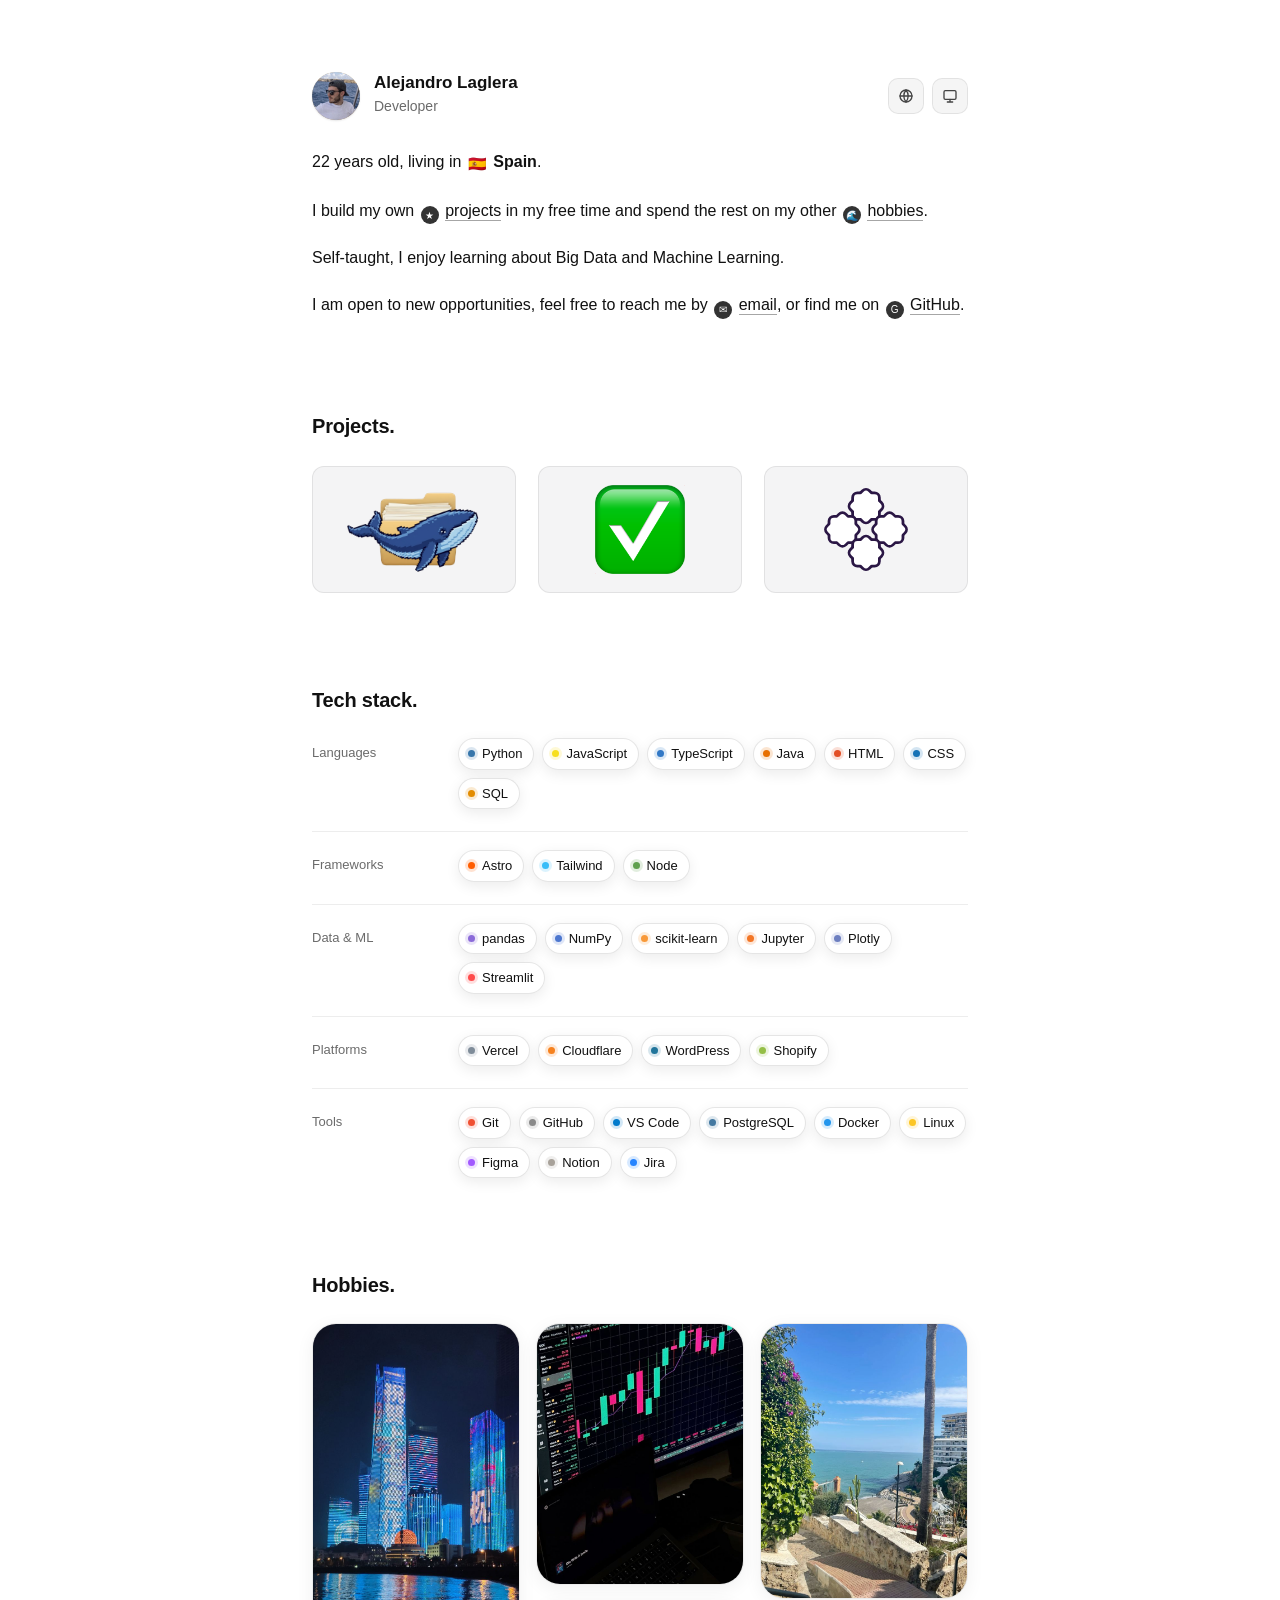
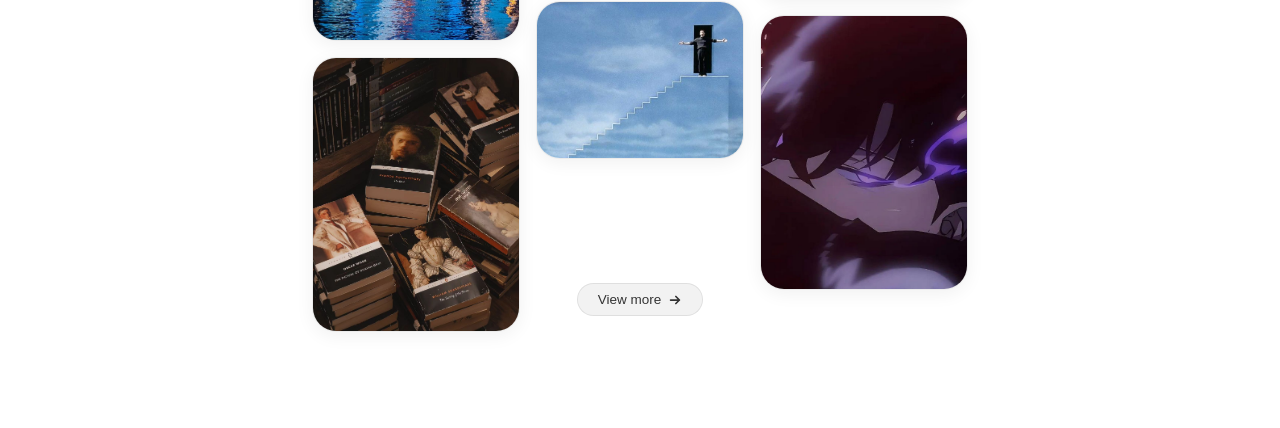
<file: index.html>
<!DOCTYPE html>
<html lang="es">
<head>
  <meta charset="UTF-8" />
  <meta name="viewport" content="width=device-width, initial-scale=1.0" />
  <title>Portfolio de Alejandro Laglera</title>
  <link rel="icon" href="images/favicon.svg" type="image/svg+xml" />
  <link rel="apple-touch-icon" href="images/apple-touch-icon.png" />
  <link rel="stylesheet" href="styles/background.css" />
  <link rel="stylesheet" href="styles/hero.css" />
  <link rel="stylesheet" href="styles/projects.css" />
  <link rel="stylesheet" href="styles/stack.css" />
  <link rel="stylesheet" href="styles/hobbies.css" />
  <link rel="stylesheet" href="styles/contact.css" />
  <style>
    * { box-sizing: border-box; }
    html, body { height: 100%; }
    /* Los enlaces del hero (#proyectos, #hobbies) bajan con suavidad. */
    html { scroll-behavior: smooth; }
    @media (prefers-reduced-motion: reduce) { html { scroll-behavior: auto; } }
    body { margin: 0; }
    /* El fondo va a sangre: sin marco ni esquinas redondeadas. */
    .stage { position: relative; min-height: 100vh; }
    .stage__inner {
      position: relative;
      min-height: 100vh;
      overflow: hidden;
      isolation: isolate;
    }
    /* Dentro del stage el background es absoluto, no fixed */
    .stage__inner .codex-bg { position: absolute; z-index: 0; }
  </style>
  <script>
    // Se aplica antes de pintar para que no haya un parpadeo de tema.
    // La preferencia guardada puede ser "light", "dark" o "system".
    (function () {
      let saved = null;
      try { saved = localStorage.getItem("theme"); } catch (e) {}
      if (saved !== "light" && saved !== "dark") saved = "system";

      const dark =
        saved === "system"
          ? window.matchMedia("(prefers-color-scheme: dark)").matches
          : saved === "dark";

      document.documentElement.dataset.theme = dark ? "dark" : "light";
      document.documentElement.dataset.themePref = saved;
    })();
  </script>
</head>
<body>
  <div class="stage">
    <div class="stage__inner">
      <div class="codex-bg" aria-hidden="true"></div>
      <canvas class="ascii-field" aria-hidden="true"></canvas>

      <section class="hero ascii-overlay-safe">
        <header class="hero__top">
          <div class="hero__identity">
            <div class="hero__avatar" aria-hidden="true">
              <img src="images/avatar.jpg" alt="" width="48" height="48" />
            </div>
            <div>
              <h1 class="hero__name">Alejandro Laglera</h1>
              <div class="hero__role" data-i18n="hero.role">Programador</div>
            </div>
          </div>
          <div class="hero__actions">
            <div class="picker lang-picker">
              <button
                class="hero__action picker__button"
                type="button"
                aria-label="Idioma"
                data-i18n-attr="aria-label:hero.language"
                aria-haspopup="menu"
                aria-expanded="false"
              >
                <svg viewBox="0 0 24 24" fill="none" stroke="currentColor" stroke-width="2" stroke-linecap="round" stroke-linejoin="round" aria-hidden="true"><circle cx="12" cy="12" r="9"/><path d="M3 12h18M12 3a14 14 0 0 1 0 18M12 3a14 14 0 0 0 0 18"/></svg>
              </button>

              <div class="picker__menu" role="menu" aria-label="Idioma" data-i18n-attr="aria-label:hero.language" hidden>
                <button type="button" role="menuitemradio" data-lang="es" aria-checked="false">
                  <span class="picker__flag" aria-hidden="true">🇪🇸</span>
                  <span data-i18n="lang.es">Español</span>
                </button>
                <button type="button" role="menuitemradio" data-lang="en" aria-checked="false">
                  <span class="picker__flag" aria-hidden="true">🇬🇧</span>
                  <span data-i18n="lang.en">Inglés</span>
                </button>
              </div>
            </div>
            <div class="picker theme-picker">
              <button
                class="hero__action picker__button"
                type="button"
                aria-label="Tema"
                data-i18n-attr="aria-label:hero.theme"
                aria-haspopup="menu"
                aria-expanded="false"
              >
                <svg viewBox="0 0 24 24" fill="none" stroke="currentColor" stroke-width="2" stroke-linecap="round" stroke-linejoin="round" aria-hidden="true"><rect x="3" y="4" width="18" height="13" rx="2"/><path d="M8 21h8M12 17v4"/></svg>
              </button>

              <div class="picker__menu" role="menu" aria-label="Tema" data-i18n-attr="aria-label:hero.theme" hidden>
                <button type="button" role="menuitemradio" data-theme-pref="light" aria-checked="false">
                  <svg viewBox="0 0 24 24" fill="none" stroke="currentColor" stroke-width="1.8" stroke-linecap="round" aria-hidden="true">
                    <circle cx="12" cy="12" r="4.2" />
                    <path d="M12 2.6v2.2M12 19.2v2.2M2.6 12h2.2M19.2 12h2.2M5.4 5.4l1.6 1.6M17 17l1.6 1.6M18.6 5.4L17 7M7 17l-1.6 1.6" />
                  </svg>
                  <span data-i18n="theme.light">Claro</span>
                </button>
                <button type="button" role="menuitemradio" data-theme-pref="dark" aria-checked="false">
                  <svg viewBox="0 0 24 24" fill="none" stroke="currentColor" stroke-width="1.8" stroke-linecap="round" stroke-linejoin="round" aria-hidden="true">
                    <path d="M20.5 14.6A8.6 8.6 0 0 1 9.4 3.5a8.6 8.6 0 1 0 11.1 11.1z" />
                  </svg>
                  <span data-i18n="theme.dark">Oscuro</span>
                </button>
                <button type="button" role="menuitemradio" data-theme-pref="system" aria-checked="false">
                  <svg viewBox="0 0 24 24" fill="none" stroke="currentColor" stroke-width="1.8" stroke-linecap="round" stroke-linejoin="round" aria-hidden="true">
                    <rect x="3" y="4" width="18" height="13" rx="2" />
                    <path d="M8 21h8M12 17v4" />
                  </svg>
                  <span data-i18n="theme.system">Sistema</span>
                </button>
              </div>
            </div>
          </div>
        </header>

        <p><span data-i18n="hero.age">22 años, viviendo en</span> <span class="flag">🇪🇸</span> <strong data-i18n="hero.country">España</strong>.</p>

        <p>
          <span data-i18n="hero.studies.2">Construyo mis propios</span>
          <span class="inline-icon">★</span>
          <a href="#proyectos" data-i18n="hero.studies.projects">proyectos</a>
          <span data-i18n="hero.studies.3">en mi tiempo libre y me dedico a mis otros</span>
          <span class="inline-icon">🌊</span>
          <a href="#hobbies" data-i18n="hero.studies.hobbies">hobbies</a>.
        </p>

        <p data-i18n="hero.selftaught">
          De manera autodidacta, me gusta aprender sobre Big Data y Machine Learning.
        </p>

        <p>
          <span data-i18n="hero.open.1">Estoy abierto a nuevas oportunidades, siéntete libre de contactarme por</span>
          <span class="inline-icon">✉</span>
          <a href="#contacto" data-contact-open data-i18n="hero.open.email">email</a><span data-i18n="hero.open.2">, o buscándome en</span>
          <span class="inline-icon">G</span> <a href="https://github.com/laglera" target="_blank" rel="noopener noreferrer">GitHub</a>.
        </p>
      </section>

      <section class="projects ascii-overlay-safe" id="proyectos">
        <div class="projects__head">
          <h2 class="projects__title" data-i18n="projects.title">Proyectos.</h2>
        </div>

        <ul class="projects__grid">
          <li
            class="project"
            data-tags="web"
            data-title="TheWhaleFiles"
            data-summary="Plataforma para seguir las carteras que declaran los congresistas de EE. UU. (STOCK Act) y los directivos de empresas cotizadas (Form 4 de la SEC). Ingiere los filings cada seis horas, valora las posiciones a precio de mercado y simula qué habría pasado al copiar a cada persona desde que su operación se hizo pública, con rentabilidad y riesgo frente al S&amp;P 500. Muestra solo lo declarado, sin interpretar intenciones. Tiene API pública, CSV, feed Atom y está en español e inglés."
            data-title-en="TheWhaleFiles"
            data-summary-en="A platform to follow the portfolios disclosed by US members of Congress (STOCK Act) and by executives of listed companies (SEC Form 4). It ingests new filings every six hours, values holdings at market prices and simulates what copying each person would have returned from the moment their trade became public, with return and risk metrics against the S&amp;P 500. It shows only what was disclosed and does not read intent. It has a public API, CSV export, an Atom feed, and is available in Spanish and English."
            data-stack="Python, FastAPI, PostgreSQL, GitHub Actions, Vercel"
            data-url="https://the-whale-files.vercel.app/"
            data-repo="https://github.com/laglera/TheWhaleFiles"
            data-image="images/projects/thewhalefiles.png"
          >
            <button type="button" class="project__box" aria-haspopup="dialog"></button>
          </li>
          <li
            class="project"
            data-tags="extension"
            data-title="ToDoList"
            data-summary="Extensión de Google Chrome con dos vistas. Un panel lateral para gestionar tareas y proyectos: cada proyecto lleva su imagen y las tareas se mueven entre ellos arrastrando, y todo se guarda entre sesiones. Y una ventana de marcadores que sustituye al desplegable estrecho de Chrome, con árbol de carpetas, vista en rejilla o lista, buscador global sin acentos ni mayúsculas, y edición, borrado y movimiento de marcadores arrastrando. Sigue el tema claro u oscuro del sistema, está traducida a seis idiomas y no pide los iconos a servidores externos, así que la lista de sitios guardados nunca sale del navegador."
            data-title-en="ToDoList"
            data-summary-en="A Google Chrome extension with two views. A side panel to manage tasks and projects: each project has its own image, tasks move between projects by dragging, and everything persists across sessions. And a bookmarks window that replaces Chrome's narrow dropdown, with a folder tree, grid or list view, an accent- and case-insensitive global search, and editing, deleting and moving bookmarks by drag and drop. It follows the system's light or dark theme, is translated into six languages, and never requests favicons from external servers, so the list of saved sites never leaves the browser."
            data-status="Pendiente de publicación en la Chrome Web Store."
            data-status-en="Pending publication on the Chrome Web Store."
            data-repo="https://github.com/laglera/ToDoList-Google-Chrome-Extension"
            data-stack="JavaScript, HTML, CSS, Chrome Extensions API (Manifest V3)"
            data-image="images/projects/todolist.png"
          >
            <button type="button" class="project__box" aria-haspopup="dialog"></button>
          </li>
          <li
            class="project"
            data-tags="web"
            data-title="Kaizu"
            data-summary="App de hábitos y agenda en una sola pantalla. Las tareas de cada día se dan por hechas con evidencia real (un toque, una nota, una foto o un vídeo), y además se pueden agendar tareas sueltas para un día concreto. Arriba, el último año pintado como el resumen de contribuciones de GitHub; debajo, las tareas de hoy y el calendario del mes, todo en paneles de cristal sobre escenas ilustradas. Cada día se cierra a las 04:00 de la zona horaria de cada usuario y pasa al historial. Se instala en el móvil como app desde el navegador, funciona sin red y permite entrar con Google, descargar los datos o borrar la cuenta. Sin puntos, rachas ni pagos."
            data-title-en="Kaizu"
            data-summary-en="A habits and agenda app on a single screen. Each day's tasks are checked off with real evidence (a tap, a note, a photo or a video), and one-off tasks can be scheduled for a specific day. At the top, the last year painted like GitHub's contribution graph; below, today's tasks and the month's calendar, all in glass panels over illustrated scenes. Each day closes at 04:00 in the user's own time zone and moves into the history. It installs on the phone as an app straight from the browser, works offline, and supports Google sign-in, data export and account deletion. No points, streaks or payments."
            data-status="Desplegada en planes gratuitos: aún sin almacenamiento para subir fotos ni envío de correos."
            data-status-en="Deployed on free tiers: no storage for photo uploads or outgoing email yet."
            data-stack="Next.js, React, TypeScript, Tailwind CSS, Python, FastAPI, PostgreSQL, PWA"
            data-url="https://kaizuapp.vercel.app/"
            data-repo="https://github.com/laglera/Kaizu-App"
            data-image="images/projects/kaizu.svg"
          >
            <button type="button" class="project__box" aria-haspopup="dialog"></button>
          </li>
        </ul>
      </section>

      <section class="stack ascii-overlay-safe" id="stack">
        <div class="stack__head">
          <h2 class="stack__title" data-i18n="stack.title">Stack tecnológico.</h2>
        </div>

        <div class="stack__groups">
          <div class="stack__group">
            <h3 class="stack__group-title" data-i18n="stack.languages">Lenguajes</h3>
            <ul class="stack__list">
              <li class="tech" style="--tech: #3776ab"><span class="tech__dot" aria-hidden="true"></span>Python</li>
              <li class="tech" style="--tech: #f7df1e"><span class="tech__dot" aria-hidden="true"></span>JavaScript</li>
              <li class="tech" style="--tech: #3178c6"><span class="tech__dot" aria-hidden="true"></span>TypeScript</li>
              <li class="tech" style="--tech: #e76f00"><span class="tech__dot" aria-hidden="true"></span>Java</li>
              <li class="tech" style="--tech: #e34f26"><span class="tech__dot" aria-hidden="true"></span>HTML</li>
              <li class="tech" style="--tech: #1572b6"><span class="tech__dot" aria-hidden="true"></span>CSS</li>
              <li class="tech" style="--tech: #e38c00"><span class="tech__dot" aria-hidden="true"></span>SQL</li>
            </ul>
          </div>

          <div class="stack__group">
            <h3 class="stack__group-title" data-i18n="stack.frameworks">Frameworks</h3>
            <ul class="stack__list">
              <li class="tech" style="--tech: #ff5d01"><span class="tech__dot" aria-hidden="true"></span>Astro</li>
              <li class="tech" style="--tech: #38bdf8"><span class="tech__dot" aria-hidden="true"></span>Tailwind</li>
              <li class="tech" style="--tech: #5fa04e"><span class="tech__dot" aria-hidden="true"></span>Node</li>
            </ul>
          </div>

          <div class="stack__group">
            <h3 class="stack__group-title" data-i18n="stack.data">Datos y ML</h3>
            <ul class="stack__list">
              <li class="tech" style="--tech: #8b6bd9"><span class="tech__dot" aria-hidden="true"></span>pandas</li>
              <li class="tech" style="--tech: #4d77cf"><span class="tech__dot" aria-hidden="true"></span>NumPy</li>
              <li class="tech" style="--tech: #f89939"><span class="tech__dot" aria-hidden="true"></span>scikit-learn</li>
              <li class="tech" style="--tech: #f37626"><span class="tech__dot" aria-hidden="true"></span>Jupyter</li>
              <li class="tech" style="--tech: #6d7fc0"><span class="tech__dot" aria-hidden="true"></span>Plotly</li>
              <li class="tech" style="--tech: #ff4b4b"><span class="tech__dot" aria-hidden="true"></span>Streamlit</li>
            </ul>
          </div>

          <div class="stack__group">
            <h3 class="stack__group-title" data-i18n="stack.platforms">Plataformas</h3>
            <ul class="stack__list">
              <li class="tech" style="--tech: #7f8c99"><span class="tech__dot" aria-hidden="true"></span>Vercel</li>
              <li class="tech" style="--tech: #f6821f"><span class="tech__dot" aria-hidden="true"></span>Cloudflare</li>
              <li class="tech" style="--tech: #21759b"><span class="tech__dot" aria-hidden="true"></span>WordPress</li>
              <li class="tech" style="--tech: #95bf47"><span class="tech__dot" aria-hidden="true"></span>Shopify</li>
            </ul>
          </div>

          <div class="stack__group">
            <h3 class="stack__group-title" data-i18n="stack.tools">Herramientas</h3>
            <ul class="stack__list">
              <li class="tech" style="--tech: #f05032"><span class="tech__dot" aria-hidden="true"></span>Git</li>
              <li class="tech" style="--tech: #8b8b8b"><span class="tech__dot" aria-hidden="true"></span>GitHub</li>
              <li class="tech" style="--tech: #007acc"><span class="tech__dot" aria-hidden="true"></span>VS Code</li>
              <li class="tech" style="--tech: #4479a1"><span class="tech__dot" aria-hidden="true"></span>PostgreSQL</li>
              <li class="tech" style="--tech: #2496ed"><span class="tech__dot" aria-hidden="true"></span>Docker</li>
              <li class="tech" style="--tech: #fcc624"><span class="tech__dot" aria-hidden="true"></span>Linux</li>
              <li class="tech" style="--tech: #a259ff"><span class="tech__dot" aria-hidden="true"></span>Figma</li>
              <li class="tech" style="--tech: #a8a29a"><span class="tech__dot" aria-hidden="true"></span>Notion</li>
              <li class="tech" style="--tech: #2684ff"><span class="tech__dot" aria-hidden="true"></span>Jira</li>
            </ul>
          </div>
        </div>
      </section>

      <section class="hobbies ascii-overlay-safe" id="hobbies">
        <div class="hobbies__head">
          <h2 class="hobbies__title" data-i18n="hobbies.title">Hobbies.</h2>
        </div>

        <div class="hobbies__grid">
          <!-- Columna 1 -->
          <div class="hobbies__col">
            <div class="hobbies__slot hobbies__slot--1"></div>
            <div class="hobbies__slot hobbies__slot--2"></div>
          </div>

          <!-- Columna 2 -->
          <div class="hobbies__col">
            <div class="hobbies__slot hobbies__slot--3"></div>
            <div class="hobbies__slot hobbies__slot--4"></div>
            <div class="hobbies__action-box">
              <a href="hobbies.html" class="hobbies__view-all">
                <span data-i18n="hobbies.viewAll">Ver más</span>
                <svg class="hobbies__arrow" viewBox="0 0 16 16" fill="none" stroke="currentColor" stroke-width="2" stroke-linecap="round" stroke-linejoin="round" aria-hidden="true">
                  <path d="M3 8h10M9 4l4 4-4 4"/>
                </svg>
              </a>
            </div>
          </div>

          <!-- Columna 3 -->
          <div class="hobbies__col">
            <div class="hobbies__slot hobbies__slot--5"></div>
            <div class="hobbies__slot hobbies__slot--6"></div>
          </div>
        </div>
      </section>

    </div>
  </div>

  <dialog class="contact-dialog" id="contacto" aria-labelledby="contacto-titulo">
    <div class="contact-dialog__head">
      <div>
        <h2 class="contact-dialog__title" id="contacto-titulo" data-i18n="contact.title">Hablemos</h2>
        <p class="contact-dialog__sub" data-i18n="contact.sub">Cuéntame en qué puedo ayudarte y te respondo pronto.</p>
      </div>
      <button type="button" class="contact-dialog__close" data-contact-close aria-label="Cerrar" data-i18n-attr="aria-label:contact.close">
        <svg viewBox="0 0 24 24" fill="none" stroke="currentColor" stroke-width="2" stroke-linecap="round" aria-hidden="true">
          <path d="M6 6l12 12M18 6L6 18" />
        </svg>
      </button>
    </div>

    <form class="contact-form" novalidate>
      <div class="contact-field">
        <label for="contacto-nombre" data-i18n="contact.name">Nombre</label>
        <input id="contacto-nombre" name="name" type="text" autocomplete="name" placeholder="Cómo te llamas" data-i18n-attr="placeholder:contact.name.ph" required />
        <span class="contact-field__error" data-i18n="contact.name.err">Escribe tu nombre.</span>
      </div>

      <div class="contact-field">
        <label for="contacto-email" data-i18n="contact.email">Email</label>
        <input id="contacto-email" name="email" type="email" autocomplete="email" placeholder="tu@email.com" data-i18n-attr="placeholder:contact.email.ph" required />
        <span class="contact-field__error" data-i18n="contact.email.err">Revisa el formato del email.</span>
      </div>

      <div class="contact-field">
        <label for="contacto-asunto" data-i18n="contact.subject">Asunto</label>
        <input id="contacto-asunto" name="subject" type="text" placeholder="Oportunidad, proyecto, duda..." data-i18n-attr="placeholder:contact.subject.ph" required />
        <span class="contact-field__error" data-i18n="contact.subject.err">Indica un asunto.</span>
      </div>

      <div class="contact-field">
        <label for="contacto-mensaje" data-i18n="contact.message">Mensaje</label>
        <textarea id="contacto-mensaje" name="message" placeholder="Cuéntame los detalles" data-i18n-attr="placeholder:contact.message.ph" required></textarea>
        <span class="contact-field__error" data-i18n="contact.message.err">El mensaje no puede estar vacío.</span>
      </div>

      <div class="contact-hp" aria-hidden="true">
        <label for="contacto-website" data-i18n="contact.hp">No rellenar</label>
        <input id="contacto-website" name="website" type="text" tabindex="-1" autocomplete="off" />
      </div>

      <div class="contact-actions">
        <button type="button" class="contact-btn contact-btn--ghost" data-contact-close data-i18n="contact.cancel">Cancelar</button>
        <button type="submit" class="contact-btn contact-btn--primary" data-i18n="contact.send">Enviar</button>
      </div>

      <p class="contact-dialog__note contact-dialog__note--error" role="alert" hidden>
        <span data-i18n="contact.error">No se pudo enviar el mensaje. Vuelve a intentarlo o escríbeme a</span>
        <a data-contact-email href="#">email</a>.
      </p>
    </form>

    <div class="contact-done" hidden>
      <span class="contact-done__icon" aria-hidden="true">
        <svg viewBox="0 0 24 24" fill="none" stroke="currentColor" stroke-width="2.2" stroke-linecap="round" stroke-linejoin="round">
          <path d="M4 12.5l5 5L20 6.5" />
        </svg>
      </span>
      <strong data-i18n="contact.done">Todo listo</strong>
      <p>
        <span data-i18n="contact.done.text">Mensaje enviado. Te responderé lo antes posible.</span>
      </p>
      <button type="button" class="contact-btn contact-btn--ghost" data-contact-close data-i18n="contact.close">Cerrar</button>
    </div>
  </dialog>


  <dialog class="project-dialog" tabindex="-1" aria-labelledby="proyecto-titulo">
    <img class="project-dialog__image" alt="" hidden />
    <div class="project-dialog__head">
      <div>
        <h2 class="project-dialog__title" id="proyecto-titulo"></h2>
        <p class="project-dialog__tags"></p>
      </div>
      <button type="button" class="project-dialog__close" data-project-close aria-label="Cerrar">
        <svg viewBox="0 0 24 24" fill="none" stroke="currentColor" stroke-width="2" stroke-linecap="round" aria-hidden="true">
          <path d="M6 6l12 12M18 6L6 18" />
        </svg>
      </button>
    </div>

    <div class="project-dialog__body">
      <p class="project-dialog__summary"></p>
      <p class="project-dialog__status" hidden></p>
      <ul class="project-dialog__stack"></ul>
    </div>

    <div class="project-dialog__actions"></div>
  </dialog>


  <script src="scripts/picker.js"></script>
  <script src="scripts/i18n.js"></script>
  <script src="scripts/cursor-ascii.js"></script>
  <script src="scripts/contact.js"></script>
  <script src="scripts/projects.js"></script>
  <script src="scripts/hobbies-data.js"></script>
  <script src="scripts/hobbies.js"></script>
  <script src="scripts/stack.js"></script>
  <script>
    const root = document.documentElement;

    let ascii = null;
    if (!window.matchMedia("(prefers-reduced-motion: reduce)").matches) {
      ascii = new AsciiCursorField(document.querySelector(".ascii-field"), {
        safeSelector: ".ascii-overlay-safe",
      });
      window.__asciiField = ascii;
    }

    /* --- tema: claro / oscuro / el del sistema ---------------------- */

    const systemDark = window.matchMedia("(prefers-color-scheme: dark)");

    // Qué prefiere el visitante; puede ser "system".
    let pref = root.dataset.themePref || "system";

    function resolve(p) {
      if (p === "light" || p === "dark") return p;
      return systemDark.matches ? "dark" : "light";
    }

    function applyTheme(theme) {
      const dark = theme === "dark";
      root.dataset.theme = theme;

      // Sobre el fondo claro los caracteres van en azul; sobre el oscuro,
      // en blanco y con algo más de cuerpo.
      if (ascii) {
        ascii.opts.color = dark ? "255, 255, 255" : "74, 99, 238";
        ascii.opts.alpha = dark ? 0.44 : 0.34;
      }
    }

    function setPref(next) {
      pref = next;
      root.dataset.themePref = next;

      themePicker.check(next);
      applyTheme(resolve(next));

      try { localStorage.setItem("theme", next); } catch (e) {}
    }

    // Con "sistema" activo, seguir al vuelo los cambios del SO.
    systemDark.addEventListener("change", () => {
      if (pref === "system") applyTheme(resolve(pref));
    });

    const themePicker = createPicker(document.querySelector(".theme-picker"), {
      attr: "data-theme-pref",
      onSelect: (next) => setPref(next),
    });

    setPref(pref);
  </script>
</body>
</html>
</file>
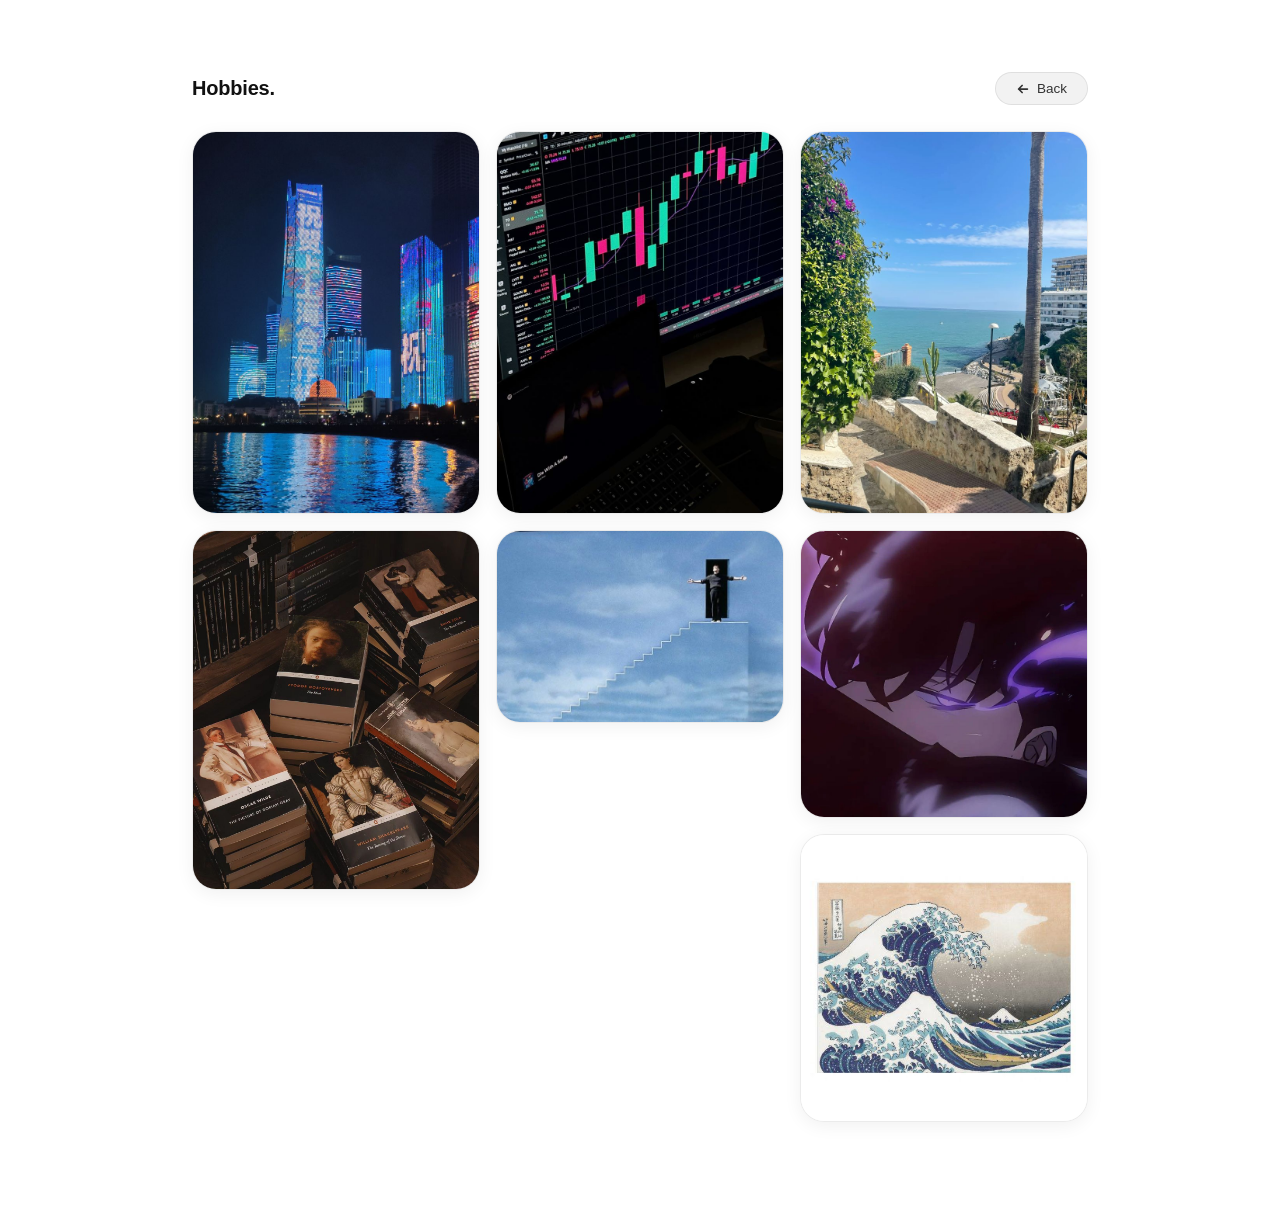
<file: hobbies.html>
<!DOCTYPE html>
<html lang="es">
<head>
  <meta charset="UTF-8" />
  <meta name="viewport" content="width=device-width, initial-scale=1.0" />
  <title>Hobbies · Laglera</title>
  <link rel="icon" href="images/favicon.svg" type="image/svg+xml" />
  <link rel="apple-touch-icon" href="images/apple-touch-icon.png" />
  <link rel="stylesheet" href="styles/background.css" />
  <link rel="stylesheet" href="styles/hobbies.css" />
  <style>
    * { box-sizing: border-box; }
    html, body { height: 100%; }
    body { margin: 0; }
    .stage { position: relative; min-height: 100vh; }
    .stage__inner {
      position: relative;
      min-height: 100vh;
      overflow: hidden;
      isolation: isolate;
    }
    .stage__inner .codex-bg { position: absolute; z-index: 0; }
  </style>
  <script>
    // Mismo tema que la portada, aplicado antes de pintar.
    (function () {
      let saved = null;
      try { saved = localStorage.getItem("theme"); } catch (e) {}
      if (saved !== "light" && saved !== "dark") saved = "system";

      const dark =
        saved === "system"
          ? window.matchMedia("(prefers-color-scheme: dark)").matches
          : saved === "dark";

      document.documentElement.dataset.theme = dark ? "dark" : "light";
      document.documentElement.dataset.themePref = saved;
    })();
  </script>
</head>
<body>
  <div class="stage">
    <div class="stage__inner">
      <div class="codex-bg" aria-hidden="true"></div>
      <canvas class="ascii-field" aria-hidden="true"></canvas>

      <main class="hobbies hobbies--page ascii-overlay-safe">
        <div class="hobbies__head">
          <h1 class="hobbies__title" data-i18n="hobbies.title">Hobbies.</h1>
          <a href="index.html#hobbies" class="hobbies__view-all">
            <svg class="hobbies__arrow" viewBox="0 0 16 16" fill="none" stroke="currentColor" stroke-width="2" stroke-linecap="round" stroke-linejoin="round" aria-hidden="true">
              <path d="M3 8h10M9 4l4 4-4 4"/>
            </svg>
            <span data-i18n="hobbies.back">Volver</span>
          </a>
        </div>

        <div class="hobbies__masonry"></div>
      </main>
    </div>
  </div>

  <script src="scripts/i18n.js"></script>
  <script src="scripts/cursor-ascii.js"></script>
  <script src="scripts/hobbies-data.js"></script>
  <script>
    const root = document.documentElement;

    let ascii = null;
    if (!window.matchMedia("(prefers-reduced-motion: reduce)").matches) {
      ascii = new AsciiCursorField(document.querySelector(".ascii-field"), {
        safeSelector: ".ascii-overlay-safe",
      });
      const dark = root.dataset.theme === "dark";
      ascii.opts.color = dark ? "255, 255, 255" : "74, 99, 238";
      ascii.opts.alpha = dark ? 0.44 : 0.34;
    }

    // Aquí no hay selector de tema: se sigue la preferencia de la portada
    // y, si es "sistema", los cambios del SO al vuelo.
    const systemDark = window.matchMedia("(prefers-color-scheme: dark)");
    systemDark.addEventListener("change", () => {
      if (root.dataset.themePref !== "system") return;
      const dark = systemDark.matches;
      root.dataset.theme = dark ? "dark" : "light";
      if (ascii) {
        ascii.opts.color = dark ? "255, 255, 255" : "74, 99, 238";
        ascii.opts.alpha = dark ? 0.44 : 0.34;
      }
    });

    /* --- fotos ------------------------------------------------------ */

    const HOBBIES = window.HOBBIES || [];
    const masonry = document.querySelector(".hobbies__masonry");
    const lang = () => (window.i18n ? window.i18n.lang : "es");

    if (HOBBIES.length) {
      HOBBIES.forEach(function (h) {
        const card = document.createElement("div");
        card.className = "hobbies__slot";
        const img = document.createElement("img");
        img.src = h.image;
        img.alt = (lang() === "en" && h.titleEn) || h.title || "";
        img.loading = "lazy";
        img.decoding = "async";
        card.appendChild(img);
        masonry.appendChild(card);
      });
    } else {
      // Sin fotos todavía: huecos vacíos como los de la portada.
      ["212/324", "216/286", "216/164", "216/272", "216/286", "216/220"].forEach(function (ratio) {
        const card = document.createElement("div");
        card.className = "hobbies__slot";
        card.style.aspectRatio = ratio;
        masonry.appendChild(card);
      });
    }
  </script>
</body>
</html>
</file>
<file: styles/background.css>
/* ------------------------------------------------------------------
   Fondo de color plano
   Un único color por tema, sin degradados, filtros ni WebGL, para que
   se vea igual en cualquier dispositivo.

   Uso:
     <div class="codex-bg" aria-hidden="true"></div>
------------------------------------------------------------------ */

.codex-bg {
  position: fixed;
  inset: 0;
  z-index: -1;
  background: #ffffff;
  transition: background-color 0.4s ease;
}

[data-theme="dark"] .codex-bg { background: #0b1d3a; }

@media (prefers-reduced-motion: reduce) {
  .codex-bg { transition: none; }
}

/* ------------------------------------------------------------------
   Campo ASCII que sigue al cursor (scripts/cursor-ascii.js)
------------------------------------------------------------------ */

.ascii-field {
  position: absolute;
  inset: 0;
  z-index: 1;
  display: block;
  pointer-events: none;
  /* El tamaño en px lo fija el script: un <canvas> es un elemento
     reemplazado y con inset:0 caería a su tamaño intrínseco (300x150). */
}
</file>
<file: styles/hero.css>
.hero {
  position: relative;
  z-index: 2;
  max-width: 720px;
  margin: 0 auto;
  padding: 72px 32px 96px;
  color: var(--hero-fg, #111);
  font-family: -apple-system, BlinkMacSystemFont, "Segoe UI", Roboto, Helvetica,
    Arial, sans-serif;
  font-size: 16px;
  line-height: 1.7;
}

[data-theme="dark"] .hero {
  --hero-fg: #e8e8e8;
  --hero-muted: #a0a0a0;
  --hero-link: #f0f0f0;
  --hero-underline: rgba(240, 240, 240, 0.35);
  --hero-icon-bg: rgba(255, 255, 255, 0.06);
  --hero-icon-fg: #d0d0d0;
  --hero-icon-border: rgba(255, 255, 255, 0.08);
}

.hero {
  --hero-fg: #111;
  --hero-muted: #6b6b6b;
  --hero-link: #111;
  --hero-underline: rgba(0, 0, 0, 0.35);
  --hero-icon-bg: rgba(0, 0, 0, 0.04);
  --hero-icon-fg: #444;
  --hero-icon-border: rgba(0, 0, 0, 0.08);
}

.hero__top {
  display: flex;
  align-items: center;
  justify-content: space-between;
  gap: 16px;
  margin-bottom: 28px;
}

.hero__identity {
  display: flex;
  align-items: center;
  gap: 14px;
}

.hero__avatar {
  width: 48px;
  height: 48px;
  border-radius: 50%;
  background: linear-gradient(135deg, #d9c7a7, #8a6b47);
  display: flex;
  align-items: center;
  justify-content: center;
  overflow: hidden;
  flex-shrink: 0;
  box-shadow: 0 1px 2px rgba(0, 0, 0, 0.1);
}

.hero__avatar img {
  width: 100%;
  height: 100%;
  object-fit: cover;
}

.hero__name {
  font-size: 17px;
  font-weight: 600;
  line-height: 1.2;
  margin: 0;
  color: var(--hero-fg);
}

.hero__role {
  font-size: 14px;
  color: var(--hero-muted);
  margin-top: 2px;
}

.hero__actions {
  display: flex;
  gap: 8px;
}

.hero__action {
  width: 36px;
  height: 36px;
  border-radius: 10px;
  background: var(--hero-icon-bg);
  border: 1px solid var(--hero-icon-border);
  color: var(--hero-icon-fg);
  display: inline-flex;
  align-items: center;
  justify-content: center;
  cursor: pointer;
  transition: background 0.15s ease, color 0.15s ease;
}

.hero__action:hover {
  background: rgba(0, 0, 0, 0.08);
  color: var(--hero-fg);
}

[data-theme="dark"] .hero__action:hover {
  background: rgba(255, 255, 255, 0.12);
}

.hero__action svg {
  width: 16px;
  height: 16px;
}

.hero p {
  margin: 0 0 20px;
}

.hero p:last-child {
  margin-bottom: 0;
}

.hero a {
  color: var(--hero-link);
  text-decoration: none;
  border-bottom: 1px solid var(--hero-underline);
  padding-bottom: 1px;
  font-weight: 500;
  transition: border-color 0.15s ease;
}

.hero a:hover {
  border-bottom-color: var(--hero-link);
}

.hero .inline-icon {
  display: inline-flex;
  align-items: center;
  justify-content: center;
  width: 18px;
  height: 18px;
  border-radius: 50%;
  background: #333;
  color: #fff;
  font-size: 10px;
  vertical-align: -3px;
  margin: 0 2px;
}

.hero .flag {
  display: inline-block;
  vertical-align: -2px;
  margin: 0 2px;
  font-size: 15px;
}

@media (max-width: 560px) {
  .hero {
    padding: 48px 20px 64px;
    font-size: 15px;
  }
  .hero__name {
    font-size: 16px;
  }
  .hero__role {
    font-size: 13px;
  }
}

/* ------------------------------------------------------------------
   Desplegables del header
   El botón del mundo abre el menú de idioma y el del monitor el de
   tema. Comparten mecánica (scripts/picker.js) y estos estilos.
------------------------------------------------------------------ */

.picker {
  position: relative;
}

.picker__button[aria-expanded="true"] {
  background: rgba(0, 0, 0, 0.08);
  color: var(--hero-fg);
}

[data-theme="dark"] .picker__button[aria-expanded="true"] {
  background: rgba(255, 255, 255, 0.12);
}

.picker__menu {
  position: absolute;
  top: calc(100% + 5px);
  right: 0;
  z-index: 10;

  min-width: 118px;
  padding: 3px;
  display: flex;
  flex-direction: column;

  border: 1px solid var(--menu-border, rgba(0, 0, 0, 0.1));
  border-radius: 9px;
  background: var(--menu-bg, rgba(255, 255, 255, 0.86));
  backdrop-filter: blur(14px);
  -webkit-backdrop-filter: blur(14px);
  box-shadow: 0 8px 22px rgba(0, 0, 0, 0.15);

  /* Estado cerrado: el menú cae desde el botón al abrirse. */
  opacity: 0;
  transform: translateY(-8px) scale(0.94);
  transform-origin: top right;
  pointer-events: none;
  transition:
    opacity 0.14s ease,
    transform 0.16s ease-in;
}

.picker__menu.is-open {
  opacity: 1;
  transform: none;
  pointer-events: auto;
  transition:
    opacity 0.16s ease,
    transform 0.26s cubic-bezier(0.2, 1.1, 0.35, 1);
}

[data-theme="dark"] .picker__menu {
  --menu-bg: rgba(32, 33, 36, 0.9);
  --menu-border: rgba(255, 255, 255, 0.14);
  box-shadow: 0 10px 28px rgba(0, 0, 0, 0.4);
}

/* [hidden] no basta: el menú es flex. */
.picker__menu[hidden] {
  display: none;
}

.picker__menu button {
  display: flex;
  align-items: center;
  gap: 7px;
  width: 100%;
  padding: 5px 7px;
  border: 0;
  border-radius: 6px;
  background: transparent;
  color: var(--hero-fg);
  font: inherit;
  font-size: 12.5px;
  line-height: 1.3;
  text-align: left;
  cursor: pointer;

  /* Las opciones entran escalonadas detrás del panel. */
  --retardo: 0s;
  opacity: 0;
  transform: translateY(-5px);
  transition:
    background 0.12s ease,
    opacity 0.12s ease,
    transform 0.12s ease;
}

.picker__menu.is-open button {
  opacity: 1;
  transform: none;
  transition:
    background 0.12s ease,
    opacity 0.18s ease var(--retardo),
    transform 0.28s cubic-bezier(0.2, 1.1, 0.35, 1) var(--retardo);
}

.picker__menu.is-open button:nth-child(2) { --retardo: 0.04s; }
.picker__menu.is-open button:nth-child(3) { --retardo: 0.08s; }

.picker__menu button:hover {
  background: rgba(0, 0, 0, 0.06);
}

[data-theme="dark"] .picker__menu button:hover {
  background: rgba(255, 255, 255, 0.09);
}

.picker__menu button:focus-visible {
  outline: 2px solid var(--hero-fg);
  outline-offset: -2px;
}

.picker__menu svg {
  width: 13px;
  height: 13px;
  flex-shrink: 0;
  color: var(--hero-muted);
}

.picker__menu span {
  flex: 1;
}

/* Marca de la opción activa: un punto, sin desplazar el texto. */
.picker__menu button::after {
  content: "";
  width: 4px;
  height: 4px;
  border-radius: 50%;
  background: transparent;
  flex-shrink: 0;
}

.picker__menu button[aria-checked="true"] {
  font-weight: 500;
}

.picker__menu button[aria-checked="true"]::after {
  background: var(--hero-fg);
}

.picker__menu button[aria-checked="true"] svg {
  color: var(--hero-fg);
}

@media (prefers-reduced-motion: reduce) {
  .picker__menu,
  .picker__menu.is-open,
  .picker__menu button,
  .picker__menu.is-open button {
    transition: none;
    transform: none;
  }

  .picker__menu.is-open,
  .picker__menu.is-open button {
    opacity: 1;
  }
}

/* La bandera ocupa el hueco del icono en el menú de idioma. */
.picker__flag {
  width: 13px;
  flex-shrink: 0;
  font-size: 12px;
  line-height: 1;
  text-align: center;
}
</file>
<file: styles/projects.css>
/* ------------------------------------------------------------------
   Sección de proyectos
   Cabecera con filtros por plataforma + rejilla de tarjetas. Cada
   tarjeta lleva su icono asomando por la esquina superior izquierda.
------------------------------------------------------------------ */

.projects {
  position: relative;
  z-index: 2;
  max-width: 720px;
  margin: 0 auto;
  padding: 0 32px 96px;
  scroll-margin-top: 24px;
  font-family: -apple-system, BlinkMacSystemFont, "Segoe UI", Roboto, Helvetica,
    Arial, sans-serif;

  --p-fg: #111;
  --p-muted: #6b6b6b;
  --p-card: #f4f4f5;
  --p-border: rgba(0, 0, 0, 0.08);
  --p-border-hover: rgba(0, 0, 0, 0.18);

  color: var(--p-fg);
}

[data-theme="dark"] .projects {
  --p-fg: #e8e8e8;
  --p-muted: #a0a0a0;
  /* Un navy algo más claro que el fondo, opaco: el blanco translúcido
     lo apagaba hacia un gris pizarra. */
  --p-card: #12284f;
  --p-border: transparent;
  --p-border-hover: rgba(255, 255, 255, 0.18);
}

/* --- Cabecera ---------------------------------------------------- */

.projects__head {
  margin-bottom: 28px;
}

.projects__title {
  margin: 0;
  font-size: 20px;
  font-weight: 600;
  letter-spacing: -0.01em;
  color: var(--p-fg);
}

/* --- Rejilla ----------------------------------------------------- */

.projects__grid {
  display: grid;
  grid-template-columns: repeat(3, 1fr);
  gap: 34px 22px;
  list-style: none;
  margin: 0;
  padding: 0;
}

.project {
  position: relative;
  margin: 0;
}

/* La casilla: un boton con forma de tarjeta, sin contenido visible.
   El nombre del proyecto vive en los data-* del <li> y sale en el
   dialogo al pulsarla. Plana, a juego con el fondo: superficie neutra
   y borde fino, sin sombras ni degradados. */
.project__box {
  display: flex;
  align-items: center;
  justify-content: center;
  width: 100%;
  aspect-ratio: 16 / 10;
  padding: 18px;
  overflow: hidden;
  border-radius: 12px;
  border: 1px solid var(--p-border);
  background: var(--p-card);
  cursor: pointer;
  transition: border-color 0.2s ease;
}

/* Imagen del proyecto (data-image): contenida y con aire, para que un
   logo con fondo transparente no toque los bordes. */
.project__box img {
  display: block;
  max-width: 100%;
  max-height: 100%;
  object-fit: contain;
  pointer-events: none;
  transition: transform 0.3s cubic-bezier(0.16, 1, 0.3, 1);
}

.project__box:hover {
  border-color: var(--p-border-hover);
}

.project__box:hover img {
  transform: scale(1.05);
}

.project__box:focus-visible {
  outline: 2px solid var(--p-fg);
  outline-offset: 3px;
}

/* Texto sólo para lectores de pantalla. */
.sr-only {
  position: absolute;
  width: 1px;
  height: 1px;
  padding: 0;
  margin: -1px;
  overflow: hidden;
  clip: rect(0, 0, 0, 0);
  white-space: nowrap;
  border: 0;
}

/* Oculto por el filtro activo: .project es un <li>, con display propio. */
.projects__grid .project[hidden] {
  display: none;
}

@media (prefers-reduced-motion: reduce) {
  .project__box {
    transition: none;
  }
  .project__box img {
    transition: none;
  }
  .project__box:hover img {
    transform: none;
  }
}

@media (max-width: 720px) {
  .projects__grid {
    grid-template-columns: repeat(2, 1fr);
  }
}

@media (max-width: 560px) {
  .projects {
    padding: 0 20px 64px;
  }
  .projects__grid {
    grid-template-columns: 1fr;
    gap: 30px;
  }
}

/* ------------------------------------------------------------------
   Diálogo de detalle del proyecto
------------------------------------------------------------------ */

.project-dialog {
  --d-bg: #fbfbfa;
  --d-fg: #111;
  --d-muted: #6b6b6b;
  --d-border: rgba(0, 0, 0, 0.12);
  --d-chip: rgba(0, 0, 0, 0.05);

  width: min(480px, calc(100vw - 32px));
  padding: 0;
  border: 1px solid var(--d-border);
  border-radius: 16px;
  background: var(--d-bg);
  color: var(--d-fg);
  box-shadow: 0 24px 60px rgba(0, 0, 0, 0.28);
  font-family: -apple-system, BlinkMacSystemFont, "Segoe UI", Roboto, Helvetica,
    Arial, sans-serif;
  font-size: 15px;
  line-height: 1.65;
}

[data-theme="dark"] .project-dialog {
  --d-bg: #17181a;
  --d-fg: #ececec;
  --d-muted: #9a9a9a;
  --d-border: rgba(255, 255, 255, 0.12);
  --d-chip: rgba(255, 255, 255, 0.08);
}

.project-dialog:focus {
  outline: none;
}

.project-dialog::backdrop {
  background: rgba(0, 0, 0, 0.45);
  backdrop-filter: blur(3px);
}

.project-dialog[open] {
  animation: project-in 0.32s cubic-bezier(0.16, 1, 0.3, 1);
}
.project-dialog[open]::backdrop {
  animation: project-fade 0.28s ease-out;
}
.project-dialog.is-closing {
  animation: project-out 0.18s ease-in forwards;
}
.project-dialog.is-closing::backdrop {
  animation: project-fade 0.18s ease-in reverse forwards;
}

@keyframes project-in {
  from { opacity: 0; transform: translateY(18px) scale(0.94); }
  to   { opacity: 1; transform: none; }
}
@keyframes project-out {
  from { opacity: 1; transform: none; }
  to   { opacity: 0; transform: translateY(10px) scale(0.97); }
}
@keyframes project-fade {
  from { opacity: 0; }
  to   { opacity: 1; }
}

@media (prefers-reduced-motion: reduce) {
  .project-dialog[open],
  .project-dialog[open]::backdrop,
  .project-dialog.is-closing,
  .project-dialog.is-closing::backdrop {
    animation: none;
  }
}

/* Franja de cabecera con la imagen sobre una superficie neutra. */
.project-dialog__image {
  display: block;
  width: 100%;
  height: 180px;
  padding: 20px;
  box-sizing: border-box;
  object-fit: contain;
  background: var(--d-chip);
  border-bottom: 1px solid var(--d-border);
  /* El diálogo no recorta su contenido: las esquinas van aquí. */
  border-radius: 15px 15px 0 0;
}

.project-dialog__image[hidden] {
  display: none;
}

.project-dialog__head {
  display: flex;
  align-items: flex-start;
  justify-content: space-between;
  gap: 16px;
  padding: 22px 22px 0;
}

.project-dialog__title {
  margin: 0;
  font-size: 18px;
  font-weight: 600;
  line-height: 1.3;
}

.project-dialog__tags {
  margin: 4px 0 0;
  font-size: 13px;
  color: var(--d-muted);
}

.project-dialog__close {
  flex-shrink: 0;
  width: 30px;
  height: 30px;
  margin: -4px -4px 0 0;
  border: 0;
  border-radius: 8px;
  background: transparent;
  color: var(--d-muted);
  display: inline-flex;
  align-items: center;
  justify-content: center;
  cursor: pointer;
  transition: background 0.15s ease, color 0.15s ease;
}

.project-dialog__close:hover {
  background: rgba(0, 0, 0, 0.06);
  color: var(--d-fg);
}

[data-theme="dark"] .project-dialog__close:hover {
  background: rgba(255, 255, 255, 0.1);
}

.project-dialog__close svg {
  width: 15px;
  height: 15px;
}

.project-dialog__body {
  padding: 14px 22px 0;
}

.project-dialog__summary {
  margin: 0;
  font-size: 14.5px;
  color: var(--d-fg);
}

.project-dialog__status {
  margin: 10px 0 0;
  font-size: 14.5px;
  font-weight: 600;
  color: var(--d-fg);
}

.project-dialog__stack {
  display: flex;
  flex-wrap: wrap;
  gap: 6px;
  margin: 14px 0 0;
  padding: 0;
  list-style: none;
}

.project-dialog__stack:empty {
  display: none;
}

.project-dialog__stack li {
  padding: 3px 9px;
  border-radius: 999px;
  background: var(--d-chip);
  font-size: 12.5px;
  color: var(--d-muted);
}

.project-dialog__actions {
  display: flex;
  justify-content: flex-end;
  gap: 10px;
  padding: 20px 22px 22px;
}

.project-dialog__actions a,
.project-dialog__actions button {
  padding: 8px 15px;
  border-radius: 9px;
  border: 1px solid var(--d-border);
  background: transparent;
  color: var(--d-fg);
  font: inherit;
  font-size: 14px;
  font-weight: 500;
  text-decoration: none;
  cursor: pointer;
  transition: background 0.15s ease, opacity 0.15s ease;
}

.project-dialog__actions a:hover,
.project-dialog__actions button:hover {
  background: rgba(0, 0, 0, 0.05);
}

[data-theme="dark"] .project-dialog__actions a:hover,
[data-theme="dark"] .project-dialog__actions button:hover {
  background: rgba(255, 255, 255, 0.08);
}

.project-dialog__actions .is-primary {
  background: var(--d-fg);
  border-color: var(--d-fg);
  color: var(--d-bg);
}

/* El selector del tema oscuro va también aquí: si no, su hover genérico
   (más específico) le quita el fondo y el texto se pierde. */
.project-dialog__actions .is-primary:hover,
[data-theme="dark"] .project-dialog__actions .is-primary:hover {
  background: var(--d-fg);
  opacity: 0.86;
}
</file>
<file: styles/stack.css>
/* ------------------------------------------------------------------
   Sección de stack tecnológico

   Las tecnologías se agrupan por área. Cada una es una píldora con un
   punto del color de su marca (--tech) para dar algo de vida sin
   depender de logos externos. Las píldoras entran escalonadas cuando
   la sección aparece en pantalla (ver scripts/stack.js).
------------------------------------------------------------------ */

.stack {
  position: relative;
  z-index: 2;
  max-width: 720px;
  margin: 0 auto;
  padding: 0 32px 96px;
  font-family: -apple-system, BlinkMacSystemFont, "Segoe UI", Roboto, Helvetica,
    Arial, sans-serif;

  --s-fg: #111;
  --s-muted: #6b6b6b;
  --s-chip: rgba(255, 255, 255, 0.55);
  --s-chip-hover: rgba(255, 255, 255, 0.78);
  --s-border: rgba(0, 0, 0, 0.1);
  --s-rule: rgba(0, 0, 0, 0.07);
  --s-shadow: 0 4px 14px rgba(0, 0, 0, 0.08);

  color: var(--s-fg);
}

[data-theme="dark"] .stack {
  --s-fg: #e8e8e8;
  --s-muted: #a0a0a0;
  --s-chip: rgba(255, 255, 255, 0.07);
  --s-chip-hover: rgba(255, 255, 255, 0.13);
  --s-border: rgba(255, 255, 255, 0.12);
  --s-rule: rgba(255, 255, 255, 0.08);
  --s-shadow: 0 4px 14px rgba(0, 0, 0, 0.28);
}

/* --- Cabecera ---------------------------------------------------- */

.stack__head {
  margin-bottom: 26px;
}

.stack__title {
  margin: 0;
  font-size: 20px;
  font-weight: 600;
  letter-spacing: -0.01em;
  color: var(--s-fg);
}

.stack__sub {
  margin: 6px 0 0;
  font-size: 14px;
  line-height: 1.6;
  color: var(--s-muted);
}

/* --- Grupos ------------------------------------------------------ */

.stack__groups {
  display: flex;
  flex-direction: column;
  gap: 22px;
}

/* Etiqueta del grupo a la izquierda, píldoras a la derecha. */
.stack__group {
  display: grid;
  grid-template-columns: 128px 1fr;
  align-items: baseline;
  gap: 10px 18px;
  padding-top: 18px;
  border-top: 1px solid var(--s-rule);
}

.stack__group:first-child {
  padding-top: 0;
  border-top: 0;
}

.stack__group-title {
  margin: 0;
  font-size: 13px;
  font-weight: 500;
  line-height: 1.5;
  color: var(--s-muted);
}

.stack__list {
  display: flex;
  flex-wrap: wrap;
  gap: 8px;
  margin: 0;
  padding: 0;
  list-style: none;
}

/* --- Píldoras ---------------------------------------------------- */

.tech {
  display: inline-flex;
  align-items: center;
  gap: 7px;
  padding: 5px 11px 5px 9px;
  border: 1px solid var(--s-border);
  border-radius: 999px;
  background: var(--s-chip);
  box-shadow: var(--s-shadow);
  backdrop-filter: blur(6px);
  -webkit-backdrop-filter: blur(6px);
  font-size: 13px;
  line-height: 1.5;
  white-space: nowrap;
  transition: transform 0.18s ease, background 0.18s ease,
    border-color 0.18s ease;
}

.tech:hover {
  transform: translateY(-2px);
  background: var(--s-chip-hover);
  border-color: color-mix(in srgb, var(--tech, #888) 45%, transparent);
}

/* El punto toma el color de marca que le pasa el <li> en --tech. */
.tech__dot {
  width: 7px;
  height: 7px;
  flex-shrink: 0;
  border-radius: 50%;
  background: var(--tech, #888);
  box-shadow: 0 0 0 3px color-mix(in srgb, var(--tech, #888) 18%, transparent);
}

/* --- Entrada escalonada ------------------------------------------ */

/* Sólo se preparan si el script va a animarlas; sin JS se ven tal cual. */
.stack.is-armed .tech {
  opacity: 0;
  transform: translateY(8px);
}

.stack.is-visible .tech {
  opacity: 1;
  transform: none;
  transition: opacity 0.4s ease var(--retardo, 0s),
    transform 0.5s cubic-bezier(0.2, 1, 0.3, 1) var(--retardo, 0s),
    background 0.18s ease, border-color 0.18s ease;
}

.stack.is-visible .tech:hover {
  transform: translateY(-2px);
}

@media (prefers-reduced-motion: reduce) {
  .stack.is-armed .tech {
    opacity: 1;
    transform: none;
  }
  .tech,
  .stack.is-visible .tech {
    transition: none;
  }
  .tech:hover,
  .stack.is-visible .tech:hover {
    transform: none;
  }
}

/* --- Responsive -------------------------------------------------- */

@media (max-width: 560px) {
  .stack {
    padding: 0 20px 64px;
  }

  .stack__group {
    grid-template-columns: 1fr;
    gap: 8px;
  }
}
</file>
<file: styles/hobbies.css>
/* ------------------------------------------------------------------
   Sección de Hobbies / Feed personal
   Estructura de huecos / slots vacíos en 3 columnas asimétricas,
   reproduciendo la disposición y proporciones de la imagen.
------------------------------------------------------------------ */

.hobbies {
  position: relative;
  z-index: 2;
  max-width: 720px;
  margin: 0 auto;
  padding: 0 32px 96px;
  scroll-margin-top: 24px;
  font-family: -apple-system, BlinkMacSystemFont, "Segoe UI", Roboto, Helvetica,
    Arial, sans-serif;

  --h-fg: #111;
  --h-muted: #6b6b6b;
  --h-slot-bg: rgba(255, 255, 255, 0.45);
  --h-slot-border: rgba(0, 0, 0, 0.08);
  --h-slot-shadow: 0 4px 18px rgba(0, 0, 0, 0.06);
  --h-slot-hover-border: rgba(0, 0, 0, 0.16);
  --h-slot-hover-shadow: 0 8px 24px rgba(0, 0, 0, 0.1);
  --h-btn-bg: rgba(0, 0, 0, 0.05);
  --h-btn-hover: rgba(0, 0, 0, 0.09);
  --h-btn-border: rgba(0, 0, 0, 0.08);
  --h-btn-fg: #333;

  color: var(--h-fg);
}

[data-theme="dark"] .hobbies {
  --h-fg: #e8e8e8;
  --h-muted: #a0a0a0;
  --h-slot-bg: rgba(255, 255, 255, 0.05);
  --h-slot-border: rgba(255, 255, 255, 0.1);
  --h-slot-shadow: 0 6px 20px rgba(0, 0, 0, 0.35);
  --h-slot-hover-border: rgba(255, 255, 255, 0.2);
  --h-slot-hover-shadow: 0 10px 28px rgba(0, 0, 0, 0.5);
  --h-btn-bg: rgba(255, 255, 255, 0.08);
  --h-btn-hover: rgba(255, 255, 255, 0.14);
  --h-btn-border: rgba(255, 255, 255, 0.12);
  --h-btn-fg: #eee;
}

/* --- Cabecera ---------------------------------------------------- */

.hobbies__head {
  margin-bottom: 26px;
}

.hobbies__title {
  margin: 0;
  font-size: 20px;
  font-weight: 600;
  letter-spacing: -0.01em;
  color: var(--h-fg);
}

/* --- Rejilla ----------------------------------------------------- */

.hobbies__grid {
  display: grid;
  grid-template-columns: repeat(3, 1fr);
  gap: 16px;
  align-items: start;
}

.hobbies__col {
  display: flex;
  flex-direction: column;
  gap: 16px;
}

.hobbies__col:nth-child(2) {
  height: 100%;
}

/* --- Huecos / Slots --------------------------------------------- */

.hobbies__slot {
  width: 100%;
  border-radius: 24px;
  background: var(--h-slot-bg);
  border: 1px solid var(--h-slot-border);
  box-shadow: var(--h-slot-shadow);
  transition: transform 0.25s cubic-bezier(0.16, 1, 0.3, 1),
              box-shadow 0.25s cubic-bezier(0.16, 1, 0.3, 1),
              border-color 0.25s ease;
  overflow: hidden;
  position: relative;
}

.hobbies__slot:hover {
  transform: translateY(-3px);
  border-color: var(--h-slot-hover-border);
  box-shadow: var(--h-slot-hover-shadow);
}

/* Proporciones de cada hueco según la imagen de referencia */
.hobbies__slot--1 {
  aspect-ratio: 212 / 324;
}

.hobbies__slot--2 {
  aspect-ratio: 216 / 286;
}

.hobbies__slot--3 {
  aspect-ratio: 216 / 272;
}

.hobbies__slot--4 {
  aspect-ratio: 216 / 164;
}

.hobbies__slot--5 {
  aspect-ratio: 216 / 286;
}

.hobbies__slot--6 {
  aspect-ratio: 216 / 286;
}

/* --- Botón "View all" -------------------------------------------- */

.hobbies__action-box {
  margin-top: auto;
  padding: 32px 0 16px;
  display: flex;
  justify-content: center;
}

.hobbies__view-all {
  display: inline-flex;
  align-items: center;
  gap: 7px;
  padding: 8px 20px;
  background: var(--h-btn-bg);
  color: var(--h-btn-fg);
  border: 1px solid var(--h-btn-border);
  border-radius: 9999px;
  font-family: inherit;
  font-size: 13.5px;
  font-weight: 500;
  text-decoration: none;
  cursor: pointer;
  transition: background 0.2s ease, transform 0.2s ease, border-color 0.2s ease;
  backdrop-filter: blur(8px);
  -webkit-backdrop-filter: blur(8px);
}

.hobbies__view-all:hover {
  background: var(--h-btn-hover);
  transform: translateY(-1.5px);
  border-color: rgba(0, 0, 0, 0.16);
}

[data-theme="dark"] .hobbies__view-all:hover {
  border-color: rgba(255, 255, 255, 0.24);
}

.hobbies__view-all:active {
  transform: translateY(0);
}

.hobbies__arrow {
  width: 14px;
  height: 14px;
  transition: transform 0.25s cubic-bezier(0.16, 1, 0.3, 1);
}

.hobbies__view-all:hover .hobbies__arrow {
  transform: translateX(3px);
}

/* --- Hueco con foto -------------------------------------------- */

.hobbies__slot img {
  width: 100%;
  height: 100%;
  object-fit: cover;
  display: block;
}

/* --- Página hobbies.html ---------------------------------------- */
/* Mismas tarjetas que en la portada, pero en columnas tipo mosaico y
   con la altura que pida cada foto. */

.hobbies--page {
  max-width: 960px;
  padding-top: 72px;
}

.hobbies--page .hobbies__head {
  display: flex;
  align-items: center;
  justify-content: space-between;
  gap: 16px;
}

.hobbies--page .hobbies__view-all .hobbies__arrow {
  transform: scaleX(-1);
}

.hobbies--page .hobbies__view-all:hover .hobbies__arrow {
  transform: scaleX(-1) translateX(3px);
}

.hobbies__masonry {
  columns: 3 220px;
  column-gap: 16px;
}

.hobbies__masonry .hobbies__slot {
  break-inside: avoid;
  margin-bottom: 16px;
}

.hobbies__masonry .hobbies__slot img {
  height: auto;
}

/* --- Responsividad ----------------------------------------------- */

@media (max-width: 680px) {
  .hobbies {
    padding-left: 20px;
    padding-right: 20px;
  }

  .hobbies__grid {
    grid-template-columns: repeat(2, 1fr);
    gap: 14px;
  }

  .hobbies__col {
    gap: 14px;
  }

  .hobbies__col:nth-child(3) {
    grid-column: 1 / -1;
    display: grid;
    grid-template-columns: repeat(2, 1fr);
  }

  .hobbies__action-box {
    grid-column: 1 / -1;
    padding-top: 16px;
  }
}

@media (max-width: 440px) {
  .hobbies__grid {
    grid-template-columns: 1fr;
  }

  .hobbies__col:nth-child(3) {
    grid-template-columns: 1fr;
  }
}
</file>
<file: styles/contact.css>
/* ------------------------------------------------------------------
   Modal de contacto
   <dialog> nativo: el navegador ya nos da focus trap, cierre con ESC
   y capa superior por encima del canvas del fondo.
------------------------------------------------------------------ */

.contact-dialog {
  --c-bg: #fbfbfa;
  --c-fg: #111;
  --c-muted: #6b6b6b;
  --c-border: rgba(0, 0, 0, 0.12);
  --c-field-bg: #fff;
  --c-field-border: rgba(0, 0, 0, 0.14);
  --c-accent: #111;
  --c-accent-fg: #fff;

  width: min(440px, calc(100vw - 32px));
  padding: 0;
  border: 1px solid var(--c-border);
  border-radius: 16px;
  background: var(--c-bg);
  color: var(--c-fg);
  box-shadow: 0 24px 60px rgba(0, 0, 0, 0.28);
  font-family: -apple-system, BlinkMacSystemFont, "Segoe UI", Roboto, Helvetica,
    Arial, sans-serif;
  font-size: 15px;
  line-height: 1.6;
}

[data-theme="dark"] .contact-dialog {
  --c-bg: #17181a;
  --c-fg: #ececec;
  --c-muted: #9a9a9a;
  --c-border: rgba(255, 255, 255, 0.12);
  --c-field-bg: rgba(255, 255, 255, 0.04);
  --c-field-border: rgba(255, 255, 255, 0.14);
  --c-accent: #ececec;
  --c-accent-fg: #17181a;
}

/* .contact-form y .contact-done usan display:grid, que gana al display:none
   que el navegador aplica a [hidden]. Hay que forzarlo. */
.contact-dialog [hidden] {
  display: none !important;
}

.contact-dialog::backdrop {
  background: rgba(0, 0, 0, 0.45);
  backdrop-filter: blur(3px);
}

/* Animación de entrada (y de salida vía .is-closing) */
.contact-dialog[open] {
  animation: contact-in 0.32s cubic-bezier(0.16, 1, 0.3, 1);
}
.contact-dialog[open]::backdrop {
  animation: contact-fade 0.28s ease-out;
}
.contact-dialog.is-closing {
  animation: contact-out 0.18s ease-in forwards;
}
.contact-dialog.is-closing::backdrop {
  animation: contact-fade 0.18s ease-in reverse forwards;
}

@keyframes contact-in {
  from { opacity: 0; transform: translateY(18px) scale(0.94); }
  to   { opacity: 1; transform: none; }
}
@keyframes contact-out {
  from { opacity: 1; transform: none; }
  to   { opacity: 0; transform: translateY(10px) scale(0.97); }
}
@keyframes contact-fade {
  from { opacity: 0; }
  to   { opacity: 1; }
}

@media (prefers-reduced-motion: reduce) {
  .contact-dialog[open],
  .contact-dialog[open]::backdrop,
  .contact-dialog.is-closing,
  .contact-dialog.is-closing::backdrop {
    animation: none;
  }
}

/* --- Cabecera ---------------------------------------------------- */

.contact-dialog__head {
  display: flex;
  align-items: flex-start;
  justify-content: space-between;
  gap: 16px;
  padding: 22px 22px 0;
}

.contact-dialog__title {
  margin: 0;
  font-size: 17px;
  font-weight: 600;
  line-height: 1.3;
}

.contact-dialog__sub {
  margin: 4px 0 0;
  font-size: 13.5px;
  color: var(--c-muted);
}

.contact-dialog__close {
  flex-shrink: 0;
  width: 30px;
  height: 30px;
  margin: -4px -4px 0 0;
  border: 0;
  border-radius: 8px;
  background: transparent;
  color: var(--c-muted);
  display: inline-flex;
  align-items: center;
  justify-content: center;
  cursor: pointer;
  transition: background 0.15s ease, color 0.15s ease;
}

.contact-dialog__close:hover {
  background: rgba(0, 0, 0, 0.06);
  color: var(--c-fg);
}

[data-theme="dark"] .contact-dialog__close:hover {
  background: rgba(255, 255, 255, 0.1);
}

.contact-dialog__close svg {
  width: 15px;
  height: 15px;
}

/* --- Formulario -------------------------------------------------- */

.contact-form {
  padding: 18px 22px 22px;
  display: grid;
  gap: 14px;
}

.contact-field {
  display: grid;
  gap: 6px;
}

.contact-field label {
  font-size: 12.5px;
  font-weight: 500;
  color: var(--c-muted);
}

.contact-field input,
.contact-field textarea {
  width: 100%;
  padding: 9px 11px;
  border: 1px solid var(--c-field-border);
  border-radius: 9px;
  background: var(--c-field-bg);
  color: var(--c-fg);
  font: inherit;
  font-size: 14.5px;
  transition: border-color 0.15s ease, box-shadow 0.15s ease;
}

.contact-field textarea {
  min-height: 110px;
  resize: vertical;
}

.contact-field input::placeholder,
.contact-field textarea::placeholder {
  color: var(--c-muted);
  opacity: 0.7;
}

.contact-field input:focus,
.contact-field textarea:focus {
  outline: none;
  border-color: var(--c-fg);
  box-shadow: 0 0 0 3px rgba(0, 0, 0, 0.07);
}

[data-theme="dark"] .contact-field input:focus,
[data-theme="dark"] .contact-field textarea:focus {
  box-shadow: 0 0 0 3px rgba(255, 255, 255, 0.09);
}

/* El mensaje de validación sólo aparece tras el primer intento de envío. */
.contact-field__error {
  font-size: 12.5px;
  color: #c0392b;
  display: none;
}

[data-theme="dark"] .contact-field__error {
  color: #ff8a7a;
}

.contact-form.was-validated .contact-field input:invalid,
.contact-form.was-validated .contact-field textarea:invalid {
  border-color: #c0392b;
}

.contact-form.was-validated .contact-field input:invalid ~ .contact-field__error,
.contact-form.was-validated .contact-field textarea:invalid ~ .contact-field__error {
  display: block;
}

/* Honeypot anti-bots: fuera de la vista pero sin display:none. */
.contact-hp {
  position: absolute;
  left: -9999px;
  width: 1px;
  height: 1px;
  overflow: hidden;
}

/* --- Acciones ---------------------------------------------------- */

.contact-actions {
  display: flex;
  align-items: center;
  justify-content: flex-end;
  gap: 10px;
  margin-top: 2px;
}

.contact-btn {
  padding: 9px 16px;
  border-radius: 9px;
  border: 1px solid transparent;
  font: inherit;
  font-size: 14px;
  font-weight: 500;
  cursor: pointer;
  transition: background 0.15s ease, border-color 0.15s ease, opacity 0.15s ease;
}

.contact-btn--ghost {
  background: transparent;
  border-color: var(--c-field-border);
  color: var(--c-fg);
}

.contact-btn--ghost:hover {
  background: rgba(0, 0, 0, 0.05);
}

[data-theme="dark"] .contact-btn--ghost:hover {
  background: rgba(255, 255, 255, 0.08);
}

.contact-btn--primary {
  background: var(--c-accent);
  color: var(--c-accent-fg);
}

.contact-btn--primary:hover {
  opacity: 0.86;
}

.contact-dialog__note {
  margin: 0;
  font-size: 12.5px;
  color: var(--c-muted);
}

.contact-dialog__note--error {
  color: #c0392b;
}

[data-theme="dark"] .contact-dialog__note--error {
  color: #ff8a7a;
}

.contact-btn:disabled {
  opacity: 0.6;
  cursor: progress;
}

.contact-dialog__note a,
.contact-done a {
  color: var(--c-fg);
  text-decoration: none;
  border-bottom: 1px solid var(--c-field-border);
}

.contact-dialog__note a:hover,
.contact-done a:hover {
  border-bottom-color: var(--c-fg);
}

/* --- Confirmación posterior al envío ------------------------------ */

.contact-done {
  padding: 26px 22px 24px;
  text-align: center;
  display: grid;
  gap: 10px;
  justify-items: center;
}

.contact-done__icon {
  width: 40px;
  height: 40px;
  border-radius: 50%;
  background: rgba(0, 0, 0, 0.06);
  display: inline-flex;
  align-items: center;
  justify-content: center;
}

[data-theme="dark"] .contact-done__icon {
  background: rgba(255, 255, 255, 0.08);
}

.contact-done__icon svg {
  width: 18px;
  height: 18px;
}

.contact-done p {
  margin: 0;
  font-size: 14px;
  color: var(--c-muted);
  max-width: 300px;
}

.contact-done strong {
  color: var(--c-fg);
  font-size: 16px;
  font-weight: 600;
}

.contact-done .contact-btn {
  margin-top: 6px;
}

@media (max-width: 560px) {
  .contact-dialog {
    font-size: 14.5px;
  }
  .contact-actions {
    flex-direction: column-reverse;
    align-items: stretch;
  }
  .contact-btn {
    width: 100%;
  }
}
</file>
